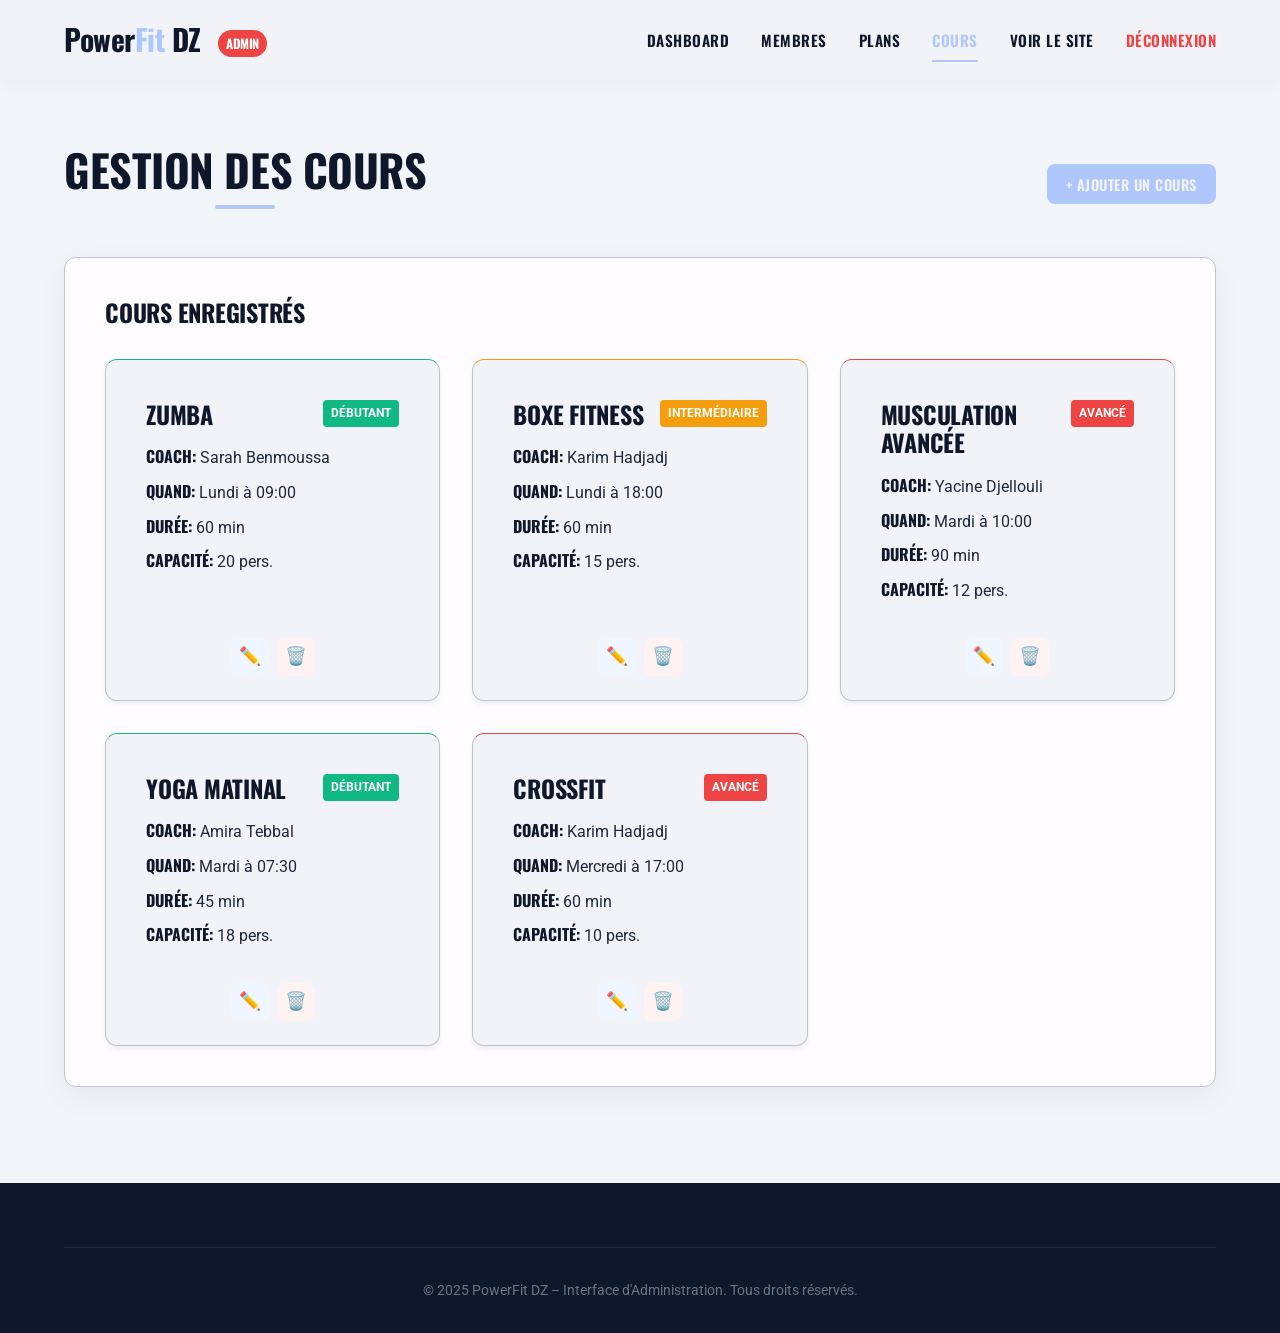
<file: gym_project (Copy)/pages/admin/admin-cours.html>
<!DOCTYPE html>
<html lang="fr">
<head>
    <meta charset="UTF-8">
    <meta name="viewport" content="width=device-width, initial-scale=1.0">
    <title>PowerFit DZ - Gestion des Cours</title>
    <link rel="stylesheet" href="../../css/style.css">
</head>
<body>

    <!-- ===== EN-TÊTE ET NAVIGATION ===== -->
    <header>
        <nav>
            <div class="logo">Power<span>Fit</span> DZ <span class="badge" style="background:var(--danger); color:white; font-size:0.8rem; margin-left:10px; padding: 4px 8px; vertical-align: middle;">ADMIN</span></div>
            <div class="nav-links">
                <a href="admin-dashboard.html">Dashboard</a>
                <a href="admin-membres.html">Membres</a>
                <a href="admin-plans.html">Plans</a>
                <a href="admin-cours.html" class="active">Cours</a>
                <a href="../guest/index.html">Voir le Site</a>
                <a href="admin-login.html" style="color: var(--danger);">Déconnexion</a>
            </div>
        </nav>
    </header>

    <main>
        <section class="bg-light">
            <div class="container">
                <div class="d-flex justify-between align-center mb-4">
                    <h1 class="section-title" style="text-align: left; margin: 0;">Gestion des Cours</h1>
                    <button class="btn" id="btn-ouvrir-ajout-cours" style="font-size: 0.9rem; padding: 0.6rem 1.2rem;">+ Ajouter un Cours</button>
                </div>

                <div class="card mb-4">
                    <h2 class="mb-4">Cours Enregistrés</h2>
                    <div id="grid-cours-admin" class="grid grid-3">
                        <!-- Rempli par admin-cours.js -->
                    </div>
                </div>

            </div>
        </section>
    </main>

    <!-- MODAL POUR AJOUTER UN COURS -->
    <div id="modal-ajouter-cours" class="modal-overlay">
        <div class="modal-content" style="max-width: 600px;">
            <button id="fermer-modal-ajout-cours" class="btn-close-modal" style="position:absolute; top:15px; right:20px; background:none; border:none; font-size:24px; cursor:pointer; color:var(--text-muted);">&times;</button>
            <h2 class="mb-4">Ajouter un Nouveau Cours</h2>
            <form id="form-ajouter-cours">
                <div class="grid grid-2">
                    <div class="form-group"><label for="cours-nom" class="form-label">Nom du Cours *</label><input type="text" id="cours-nom" class="form-control" placeholder="Ex: Pilates" required></div>
                    <div class="form-group"><label for="cours-coach" class="form-label">Coach *</label><select id="cours-coach" class="form-control" required><option value="">-- Choisir --</option><option value="Sarah Benmoussa">Sarah Benmoussa</option><option value="Karim Hadjadj">Karim Hadjadj</option><option value="Yacine Djellouli">Yacine Djellouli</option><option value="Amira Tebbal">Amira Tebbal</option><option value="Sofiane Bouzid">Sofiane Bouzid</option><option value="Lyna Mansouri">Lyna Mansouri</option></select></div>
                    <div class="form-group"><label for="cours-jour" class="form-label">Jour *</label><select id="cours-jour" class="form-control" required><option value="">-- Choisir --</option><option value="Lundi">Lundi</option><option value="Mardi">Mardi</option><option value="Mercredi">Mercredi</option><option value="Jeudi">Jeudi</option><option value="Vendredi">Vendredi</option><option value="Samedi">Samedi</option></select></div>
                    <div class="form-group"><label for="cours-heure" class="form-label">Heure *</label><input type="time" id="cours-heure" class="form-control" required></div>
                    <div class="form-group"><label for="cours-duree" class="form-label">Durée (min) *</label><input type="number" id="cours-duree" class="form-control" placeholder="Ex: 60" required></div>
                    <div class="form-group"><label for="cours-niveau" class="form-label">Niveau *</label><select id="cours-niveau" class="form-control" required><option value="">-- Choisir --</option><option value="Débutant">Débutant</option><option value="Intermédiaire">Intermédiaire</option><option value="Avancé">Avancé</option></select></div>
                    <div class="form-group"><label for="cours-capacite" class="form-label">Capacité *</label><input type="number" id="cours-capacite" class="form-control" placeholder="Ex: 20" required></div>
                </div>
                <div class="d-flex gap-4 mt-4">
                    <button type="submit" class="btn">Ajouter le Cours</button>
                    <button type="button" id="btn-annuler-ajout-cours" class="btn btn-outline" style="color:var(--text-muted); border-color:var(--border);">Annuler</button>
                </div>
            </form>
        </div>
    </div>

            </div>
        </section>
    </main>

    <!-- MODAL POUR MODIFIER UN COURS -->
    <div id="modal-modifier-cours" class="modal-overlay">
        <div class="modal-content" style="max-width: 600px;">
            <button id="fermer-modal-cours" class="btn-close-modal" style="position:absolute; top:15px; right:20px; background:none; border:none; font-size:24px; cursor:pointer; color:var(--text-muted);">&times;</button>
            <h2 class="mb-4">Modifier le Cours</h2>
            <form id="form-modifier-cours">
                <input type="hidden" id="edit-cours-id">
                <div class="grid grid-2">
                    <div class="form-group"><label for="edit-cours-nom" class="form-label">Nom du Cours *</label><input type="text" id="edit-cours-nom" class="form-control" required></div>
                    <div class="form-group"><label for="edit-cours-coach" class="form-label">Coach *</label><select id="edit-cours-coach" class="form-control" required><option value="Sarah Benmoussa">Sarah Benmoussa</option><option value="Karim Hadjadj">Karim Hadjadj</option><option value="Yacine Djellouli">Yacine Djellouli</option><option value="Amira Tebbal">Amira Tebbal</option><option value="Sofiane Bouzid">Sofiane Bouzid</option><option value="Lyna Mansouri">Lyna Mansouri</option></select></div>
                    <div class="form-group"><label for="edit-cours-jour" class="form-label">Jour *</label><select id="edit-cours-jour" class="form-control" required><option value="Lundi">Lundi</option><option value="Mardi">Mardi</option><option value="Mercredi">Mercredi</option><option value="Jeudi">Jeudi</option><option value="Vendredi">Vendredi</option><option value="Samedi">Samedi</option></select></div>
                    <div class="form-group"><label for="edit-cours-heure" class="form-label">Heure *</label><input type="time" id="edit-cours-heure" class="form-control" required></div>
                    <div class="form-group"><label for="edit-cours-duree" class="form-label">Durée (min) *</label><input type="number" id="edit-cours-duree" class="form-control" required></div>
                    <div class="form-group"><label for="edit-cours-niveau" class="form-label">Niveau *</label><select id="edit-cours-niveau" class="form-control" required><option value="Débutant">Débutant</option><option value="Intermédiaire">Intermédiaire</option><option value="Avancé">Avancé</option></select></div>
                    <div class="form-group"><label for="edit-cours-capacite" class="form-label">Capacité *</label><input type="number" id="edit-cours-capacite" class="form-control" required></div>
                </div>
                <div class="d-flex gap-4 mt-4">
                    <button type="submit" class="btn">Enregistrer</button>
                    <button type="button" id="btn-annuler-edit-cours" class="btn btn-outline" style="color:var(--text-muted); border-color:var(--border);">Annuler</button>
                </div>
            </form>
        </div>
    </div>

    <!-- ===== PIED DE PAGE ===== -->
    <footer>
        <div class="container">
            <div class="footer-bottom">
                <p>&copy; 2025 PowerFit DZ – Interface d'Administration. Tous droits réservés.</p>
            </div>
        </div>
    </footer>

    <script src="../../js/admin-cours.js"></script>

</body>
</html>
</file>
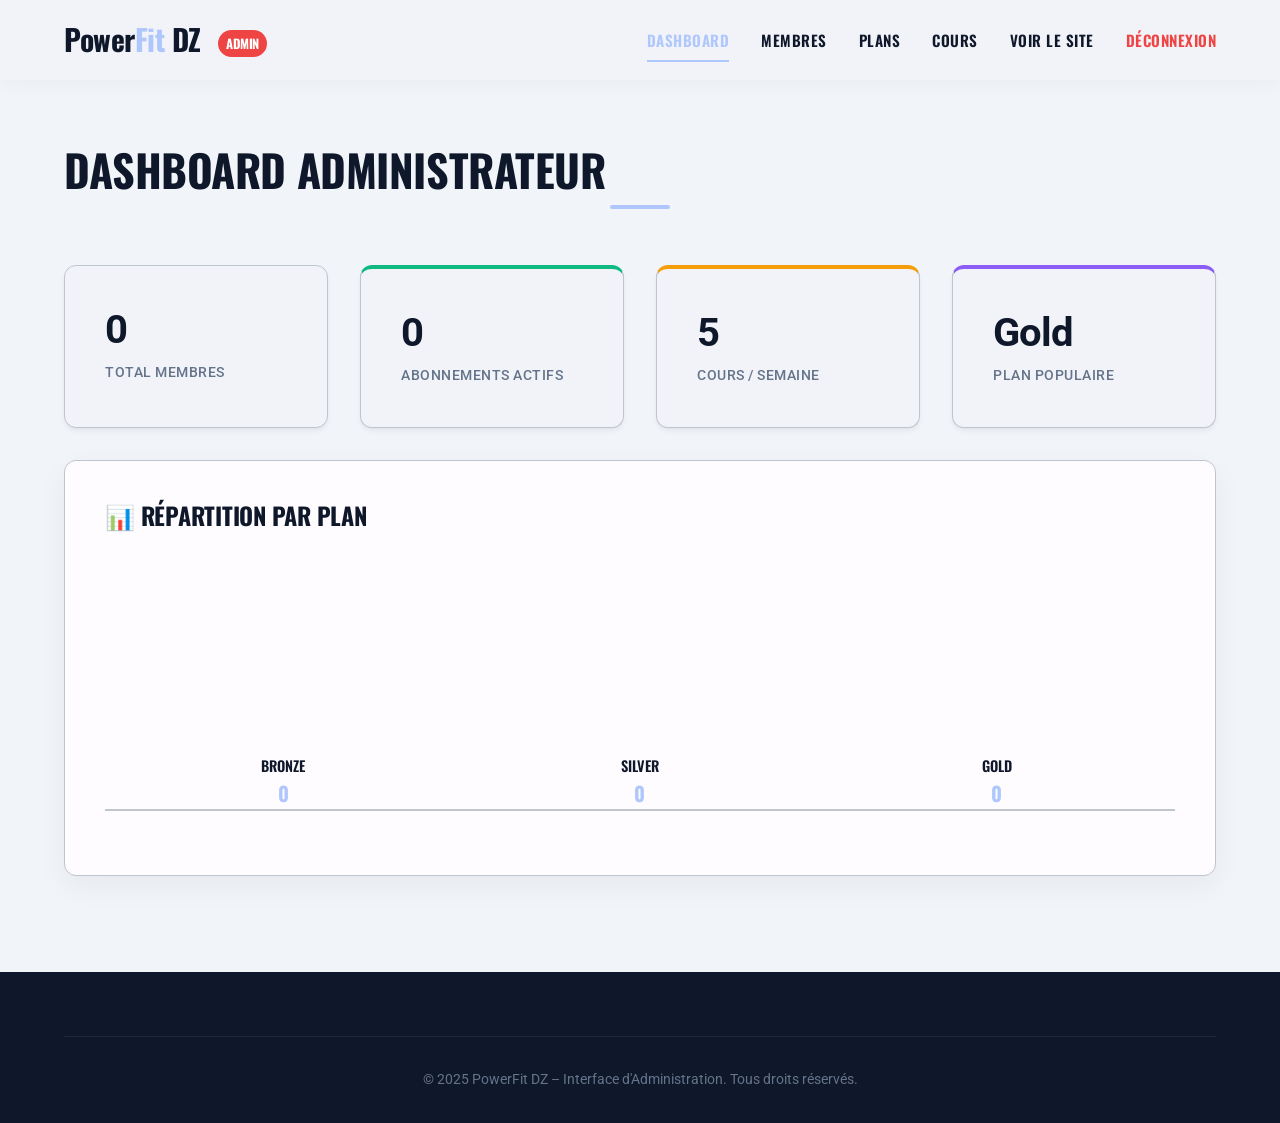
<file: gym_project (Copy)/pages/admin/admin-dashboard.html>
<!DOCTYPE html>
<html lang="fr">
<head>
    <meta charset="UTF-8">
    <meta name="viewport" content="width=device-width, initial-scale=1.0">
    <title>PowerFit DZ - Dashboard Admin</title>
    <link rel="stylesheet" href="../../css/style.css">
</head>
<body>

    <!-- ===== EN-TÊTE ET NAVIGATION ===== -->
    <header>
        <nav>
            <div class="logo">Power<span>Fit</span> DZ <span class="badge" style="background:var(--danger); color:white; font-size:0.8rem; margin-left:10px; padding: 4px 8px; vertical-align: middle;">ADMIN</span></div>
            <div class="nav-links">
                <a href="admin-dashboard.html" class="active">Dashboard</a>
                <a href="admin-membres.html">Membres</a>
                <a href="admin-plans.html">Plans</a>
                <a href="admin-cours.html">Cours</a>
                <a href="../guest/index.html">Voir le Site</a>
                <a href="admin-login.html" style="color: var(--danger);">Déconnexion</a>
            </div>
        </nav>
    </header>

    <main>
        <section class="bg-light">
            <div class="container">
                <h1 class="section-title" style="text-align: left; margin-bottom: var(--s-5);">Dashboard Administrateur</h1>
                
                <!-- STATS -->
                <div class="grid grid-4 mb-4">
                    <div class="stat-card card">
                        <span class="stat-number" id="stat-membres">...</span>
                        <span class="stat-label">Total Membres</span>
                    </div>
                    <div class="stat-card card" style="border-top: 4px solid var(--success);">
                        <span class="stat-number" id="stat-abonnements">...</span>
                        <span class="stat-label">Abonnements Actifs</span>
                    </div>
                    <div class="stat-card card" style="border-top: 4px solid var(--warning);">
                        <span class="stat-number" id="stat-cours">0</span>
                        <span class="stat-label">Cours / Semaine</span>
                    </div>
                    <div class="stat-card card" style="border-top: 4px solid #8b5cf6;">
                        <span class="stat-number" id="stat-plan-populaire">...</span>
                        <span class="stat-label">Plan Populaire</span>
                    </div>
                </div>

                <!-- GRAPHIQUE -->
                <div class="card mb-4">
                    <h2 class="mb-4">📊 Répartition par Plan</h2>
                    <div id="graphique-plans"></div>
                </div>

            </div>
        </section>
    </main>

    <!-- ===== PIED DE PAGE ===== -->
    <footer>
        <div class="container">
            <div class="footer-bottom">
                <p>&copy; 2025 PowerFit DZ – Interface d'Administration. Tous droits réservés.</p>
            </div>
        </div>
    </footer>

    <script src="../../js/admin-stats.js"></script>

</body>
</html>
</file>
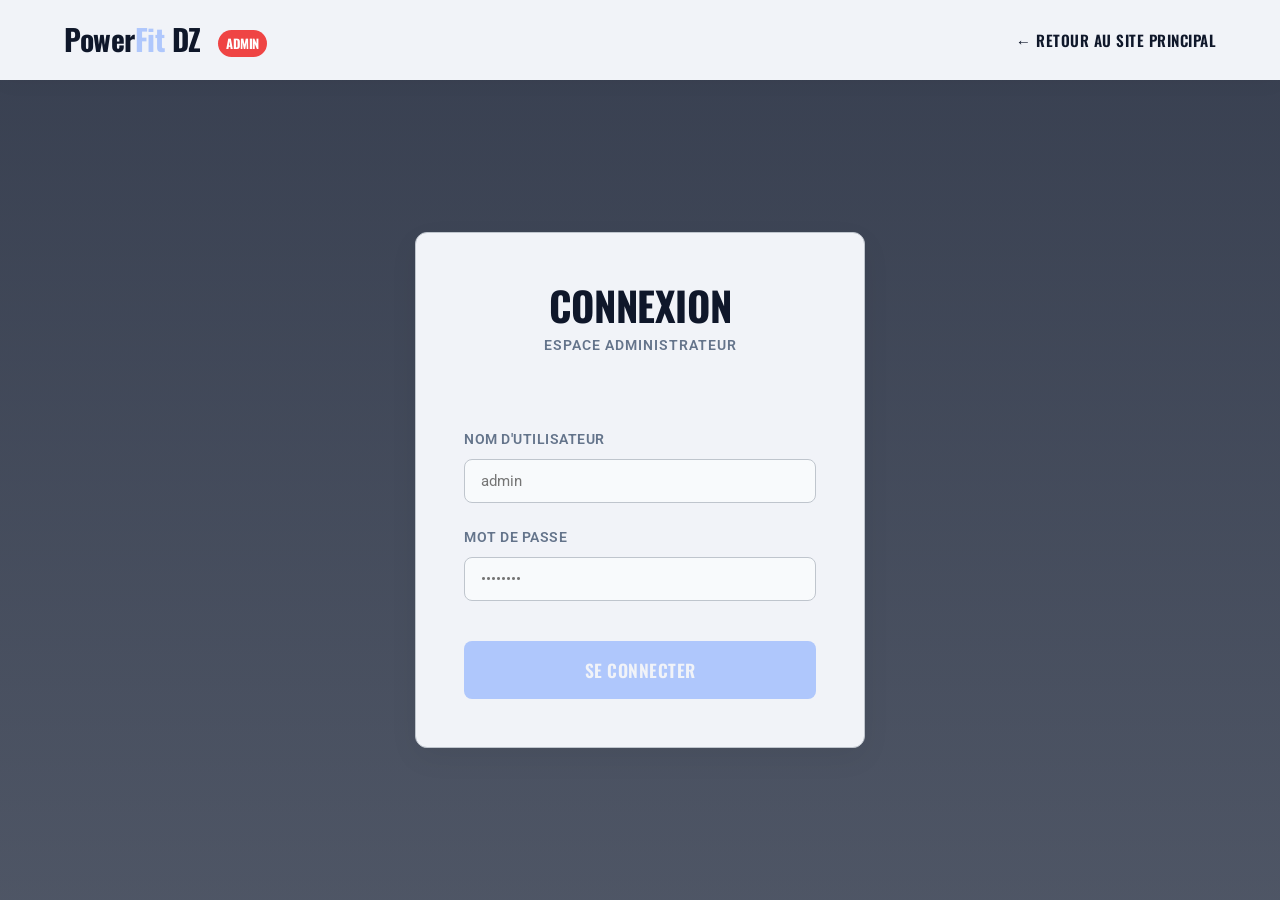
<file: gym_project (Copy)/pages/admin/admin-login.html>
<!DOCTYPE html>
<html lang="fr">
<head>
    <meta charset="UTF-8">
    <meta name="viewport" content="width=device-width, initial-scale=1.0">
    <title>PowerFit DZ - Admin Login</title>
    <link rel="stylesheet" href="../../css/style.css">
</head>
<body style="background-color: var(--bg);">

    <!-- ===== EN-TÊTE ET NAVIGATION ===== -->
    <header>
        <nav>
            <div class="logo">Power<span>Fit</span> DZ <span class="badge" style="background:var(--danger); color:white; font-size:0.8rem; margin-left:10px; padding: 4px 8px; vertical-align: middle;">ADMIN</span></div>
            <div class="nav-links">
                <a href="../guest/index.html">← Retour au site principal</a>
            </div>
        </nav>
    </header>

    <main>
        <section class="hero" style="min-height: calc(100vh - 80px); display: flex; align-items: center; justify-content: center;">
            <div class="login-box card" style="width: 100%; max-width: 450px; background: var(--white); padding: var(--s-6); border-radius: var(--radius-lg); box-shadow: var(--shadow-card); text-align: center;">
                <div class="login-logo mb-4">
                    <h1 style="margin-bottom: 0; color: var(--primary); font-size: 2.5rem;">Connexion</h1>
                    <p class="subtitle" style="margin-top: 5px; color: var(--text-muted); font-weight: 600; text-transform: uppercase; letter-spacing: 1px; font-size: 0.9rem;">Espace Administrateur</p>
                </div>
                <form action="admin-dashboard.html" method="GET">
                    <div class="form-group" style="text-align: left; margin-bottom: 1.5rem;">
                        <label for="username" class="form-label" style="display: block; font-family: 'Roboto', sans-serif; font-size: 0.85rem; color: var(--text-muted); text-transform: uppercase; letter-spacing: 0.5px; font-weight: 600; margin-bottom: 0.5rem;">Nom d'Utilisateur</label>
                        <input type="text" id="username" name="username" class="form-control" placeholder="admin" required style="border: 1px solid var(--border); background-color: #f8fafc; padding: 0.75rem 1rem; font-size: 0.95rem; border-radius: 8px; width: 100%; color: var(--primary); font-family: 'Roboto', sans-serif;">
                    </div>
                    <div class="form-group" style="text-align: left; margin-bottom: 1.5rem;">
                        <label for="password" class="form-label" style="display: block; font-family: 'Roboto', sans-serif; font-size: 0.85rem; color: var(--text-muted); text-transform: uppercase; letter-spacing: 0.5px; font-weight: 600; margin-bottom: 0.5rem;">Mot de Passe</label>
                        <input type="password" id="password" name="password" class="form-control" placeholder="••••••••" required style="border: 1px solid var(--border); background-color: #f8fafc; padding: 0.75rem 1rem; font-size: 0.95rem; border-radius: 8px; width: 100%; color: var(--primary); font-family: 'Roboto', sans-serif;">
                    </div>
                    <button type="submit" class="btn w-100" style="margin-top: 1rem; width: 100%; padding: 1rem; font-size: 1.1rem;">Se Connecter</button>
                </form>
            </div>
        </section>
    </main>

</body>
</html>
</file>
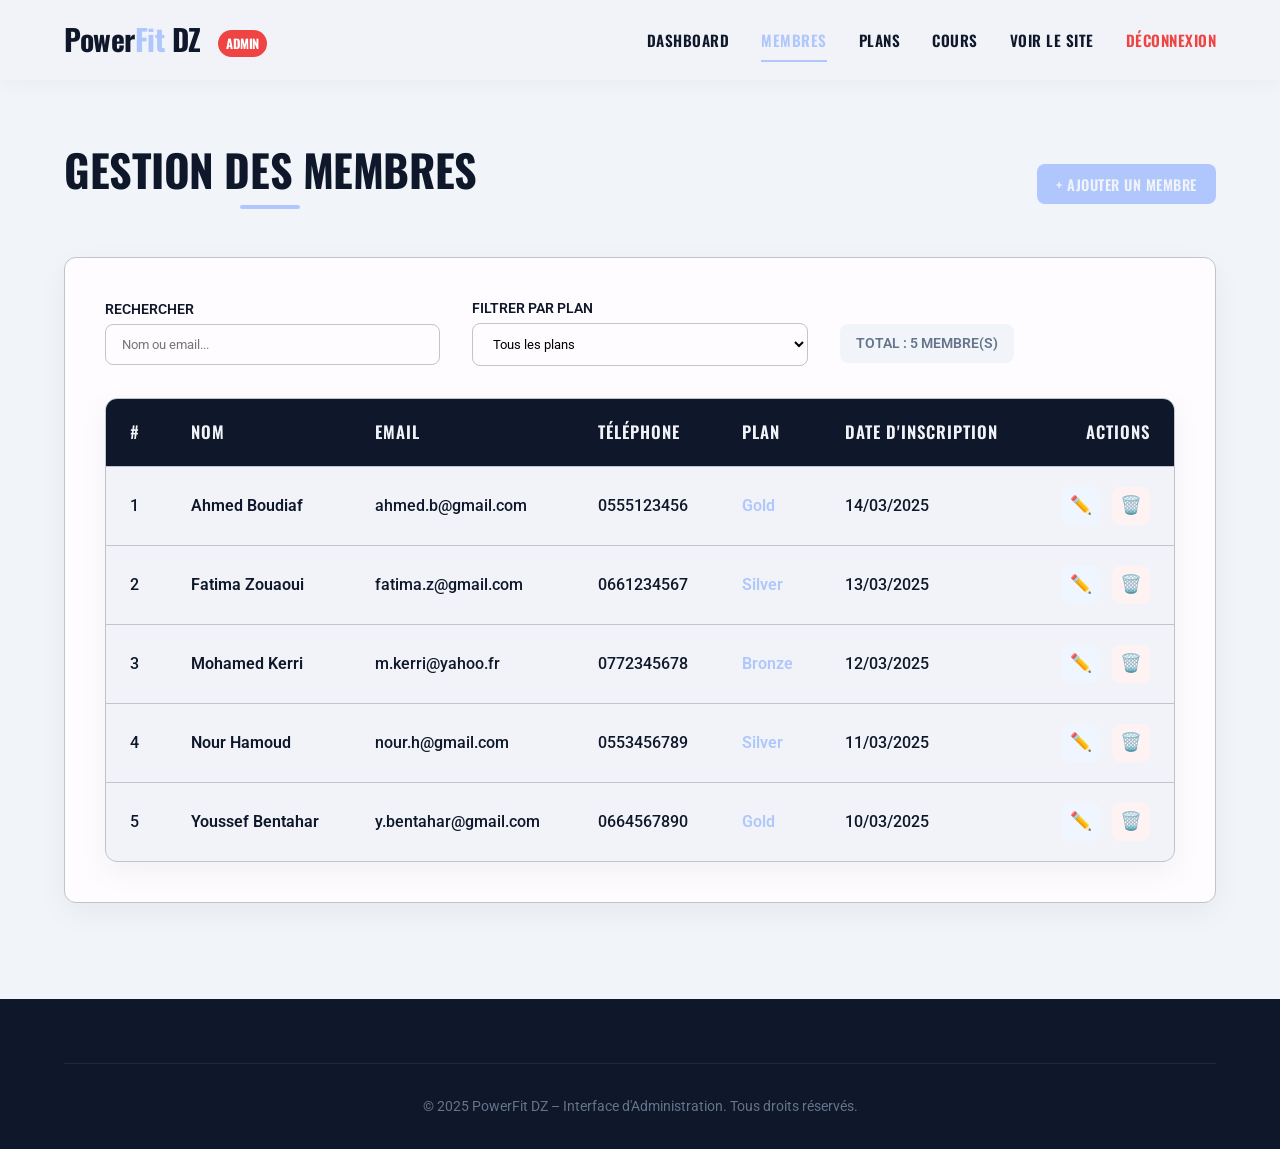
<file: gym_project (Copy)/pages/admin/admin-membres.html>
<!DOCTYPE html>
<html lang="fr">
<head>
    <meta charset="UTF-8">
    <meta name="viewport" content="width=device-width, initial-scale=1.0">
    <title>PowerFit DZ - Gestion des Membres</title>
    <link rel="stylesheet" href="../../css/style.css">
</head>
<body>

    <!-- ===== EN-TÊTE ET NAVIGATION ===== -->
    <header>
        <nav>
            <div class="logo">Power<span>Fit</span> DZ <span class="badge" style="background:var(--danger); color:white; font-size:0.8rem; margin-left:10px; padding: 4px 8px; vertical-align: middle;">ADMIN</span></div>
            <div class="nav-links">
                <a href="admin-dashboard.html">Dashboard</a>
                <a href="admin-membres.html" class="active">Membres</a>
                <a href="admin-plans.html">Plans</a>
                <a href="admin-cours.html">Cours</a>
                <a href="../guest/index.html">Voir le Site</a>
                <a href="admin-login.html" style="color: var(--danger);">Déconnexion</a>
            </div>
        </nav>
    </header>

    <main>
        <section class="bg-light">
            <div class="container">
                <div class="d-flex justify-between align-center mb-4">
                    <h1 class="section-title" style="text-align: left; margin: 0;">Gestion des Membres</h1>
                    <button class="btn" id="btn-ouvrir-ajout" style="font-size: 0.9rem; padding: 0.6rem 1.2rem;">+ Ajouter un Membre</button>
                </div>

                <!-- TABLEAU MEMBRES -->
                <div class="card mb-4" id="tableau-membres-section">
                    <div class="grid grid-3 mb-4 align-center">
                        <div class="form-group" style="margin-bottom: 0;">
                            <label for="recherche-membre" class="form-label" style="margin-bottom: 0.2rem;">Rechercher</label>
                            <input type="text" id="recherche-membre" placeholder="Nom ou email..." class="form-control">
                        </div>
                        <div class="form-group" style="margin-bottom: 0;">
                            <label for="filtre-plan-membre" class="form-label" style="margin-bottom: 0.2rem;">Filtrer par plan</label>
                            <select id="filtre-plan-membre" class="form-control">
                                <option value="">Tous les plans</option>
                                <option value="Bronze">Bronze</option>
                                <option value="Silver">Silver</option>
                                <option value="Gold">Gold</option>
                            </select>
                        </div>
                        <div class="d-flex align-center justify-end" style="height: 100%; margin-top: 1.5rem;">
                            <span id="compteur-membres" style="color: var(--text-muted); font-weight: 600; text-transform: uppercase; font-size: 0.9rem; background: #f1f5f9; padding: 0.5rem 1rem; border-radius: 8px;">Total : 0 membre(s)</span>
                        </div>
                    </div>
                    <div class="table-responsive">
                        <table class="table-lg">
                            <thead>
                                <tr><th>#</th><th>Nom</th><th>Email</th><th>Téléphone</th><th>Plan</th><th>Date d'inscription</th><th style="text-align: right;">Actions</th></tr>
                            </thead>
                            <tbody id="tableau-membres">
                                <!-- Rempli par admin-membres.js -->
                            </tbody>
                        </table>
                    </div>
                </div>

            </div>
        </section>
    </main>

    <!-- MODAL POUR AJOUTER UN MEMBRE -->
    <div id="modal-ajouter-membre" class="modal-overlay">
        <div class="modal-content" style="max-width: 600px;">
            <button id="fermer-modal-ajout" class="btn-close-modal" style="position:absolute; top:15px; right:20px; background:none; border:none; font-size:24px; cursor:pointer; color:var(--text-muted);">&times;</button>
            <h2 class="mb-4">Ajouter un Nouveau Membre</h2>
            <form id="form-ajouter-membre">
                <div class="grid grid-2">
                    <div class="form-group">
                        <label for="new-nom" class="form-label">Nom complet *</label>
                        <input type="text" id="new-nom" class="form-control" placeholder="Ex: Mehdi Saïdi" required>
                    </div>
                    <div class="form-group">
                        <label for="new-email" class="form-label">Email *</label>
                        <input type="email" id="new-email" class="form-control" placeholder="m.saidi@gmail.com" required>
                    </div>
                    <div class="form-group">
                        <label for="new-telephone" class="form-label">Téléphone *</label>
                        <input type="tel" id="new-telephone" class="form-control" placeholder="0555123456" required>
                    </div>
                    <div class="form-group">
                        <label for="new-plan" class="form-label">Plan *</label>
                        <select id="new-plan" class="form-control" required>
                            <option value="">-- Choisir --</option>
                            <option value="Bronze">Bronze</option>
                            <option value="Silver">Silver</option>
                            <option value="Gold">Gold</option>
                        </select>
                    </div>
                </div>
                <div class="d-flex gap-4 mt-4">
                    <button type="submit" class="btn">Ajouter le Membre</button>
                    <button type="button" id="btn-annuler-ajout" class="btn btn-outline" style="color:var(--text-muted); border-color:var(--border);">Annuler</button>
                </div>
            </form>
        </div>
    </div>

    <!-- MODAL POUR MODIFIER UN MEMBRE -->
    <div id="modal-modifier-membre" class="modal-overlay">
        <div class="modal-content" style="max-width: 600px;">
            <button id="fermer-modal-membre" class="btn-close-modal" style="position:absolute; top:15px; right:20px; background:none; border:none; font-size:24px; cursor:pointer; color:var(--text-muted);">&times;</button>
            <h2 class="mb-4">Modifier le Membre</h2>
            <form id="form-modifier-membre">
                <input type="hidden" id="edit-id">
                <div class="grid grid-2">
                    <div class="form-group">
                        <label for="edit-nom" class="form-label">Nom complet *</label>
                        <input type="text" id="edit-nom" class="form-control" required>
                    </div>
                    <div class="form-group">
                        <label for="edit-email" class="form-label">Email *</label>
                        <input type="email" id="edit-email" class="form-control" required>
                    </div>
                    <div class="form-group">
                        <label for="edit-telephone" class="form-label">Téléphone *</label>
                        <input type="tel" id="edit-telephone" class="form-control" required>
                    </div>
                    <div class="form-group">
                        <label for="edit-plan" class="form-label">Plan *</label>
                        <select id="edit-plan" class="form-control" required>
                            <option value="Bronze">Bronze</option>
                            <option value="Silver">Silver</option>
                            <option value="Gold">Gold</option>
                        </select>
                    </div>
                </div>
                <div class="d-flex gap-4 mt-4">
                    <button type="submit" class="btn">Enregistrer</button>
                    <button type="button" id="btn-annuler-edit" class="btn btn-outline" style="color:var(--text-muted); border-color:var(--border);">Annuler</button>
                </div>
            </form>
        </div>
    </div>

    <!-- ===== PIED DE PAGE ===== -->
    <footer>
        <div class="container">
            <div class="footer-bottom">
                <p>&copy; 2025 PowerFit DZ – Interface d'Administration. Tous droits réservés.</p>
            </div>
        </div>
    </footer>

    <script src="../../js/admin-membres.js"></script>

</body>
</html>
</file>
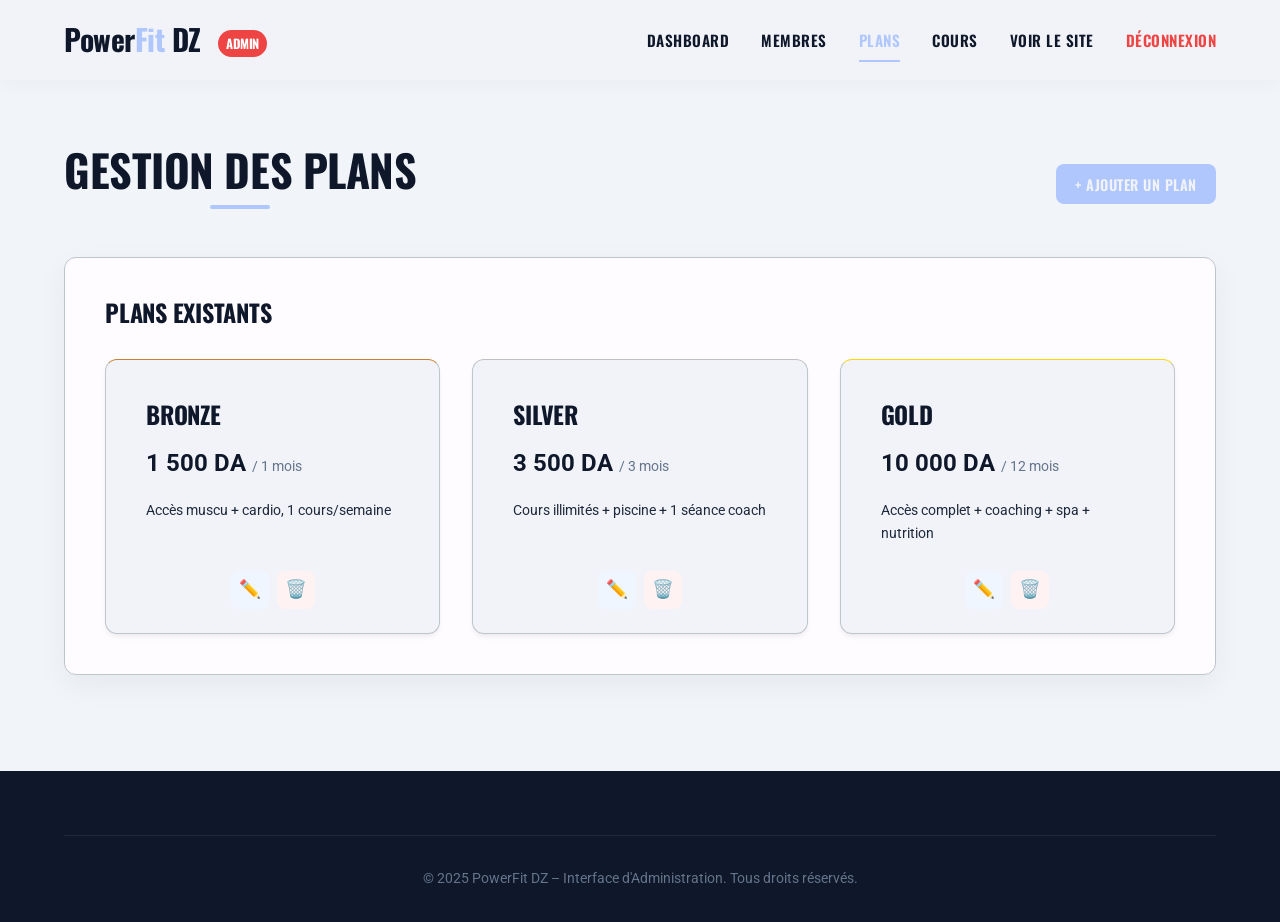
<file: gym_project (Copy)/pages/admin/admin-plans.html>
<!DOCTYPE html>
<html lang="fr">
<head>
    <meta charset="UTF-8">
    <meta name="viewport" content="width=device-width, initial-scale=1.0">
    <title>PowerFit DZ - Gestion des Plans</title>
    <link rel="stylesheet" href="../../css/style.css">
</head>
<body>

    <!-- ===== EN-TÊTE ET NAVIGATION ===== -->
    <header>
        <nav>
            <div class="logo">Power<span>Fit</span> DZ <span class="badge" style="background:var(--danger); color:white; font-size:0.8rem; margin-left:10px; padding: 4px 8px; vertical-align: middle;">ADMIN</span></div>
            <div class="nav-links">
                <a href="admin-dashboard.html">Dashboard</a>
                <a href="admin-membres.html">Membres</a>
                <a href="admin-plans.html" class="active">Plans</a>
                <a href="admin-cours.html">Cours</a>
                <a href="../guest/index.html">Voir le Site</a>
                <a href="admin-login.html" style="color: var(--danger);">Déconnexion</a>
            </div>
        </nav>
    </header>

    <main>
        <section class="bg-light">
            <div class="container">
                <div class="d-flex justify-between align-center mb-4">
                    <h1 class="section-title" style="text-align: left; margin: 0;">Gestion des Plans</h1>
                    <button class="btn" id="btn-ouvrir-ajout-plan" style="font-size: 0.9rem; padding: 0.6rem 1.2rem;">+ Ajouter un Plan</button>
                </div>

                <div class="card mb-4">
                    <h2 class="mb-4">Plans Existants</h2>
                    <div class="grid grid-3">
                        
                        <!-- Plan Bronze -->
                        <div class="card stat-card" style="border-top-color: #cd7f32; padding-bottom: 4rem;">
                            <div style="display:flex; justify-content:space-between; align-items:flex-start; margin-bottom: 1rem;">
                                <h3 style="font-size: 1.5rem; margin:0;">Bronze</h3>
                            </div>
                            <p style="font-size: 1.5rem; color: var(--primary); font-weight: bold; margin-bottom: 1rem;">1 500 DA <span style="font-size: 0.9rem; color: var(--text-muted); font-weight: normal;">/ 1 mois</span></p>
                            <p style="color: var(--text); margin-bottom: 1.5rem; font-size: 0.9rem;">Accès muscu + cardio, 1 cours/semaine</p>
                            <div style="position: absolute; bottom: 1.5rem; left: 1.5rem; right: 1.5rem; display: flex; gap: 0.5rem; justify-content: center;">
                                <button class="btn-edit" title="Modifier">✏️</button>
                                <button class="btn-delete" style="margin: 0;" title="Supprimer">🗑️</button>
                            </div>
                        </div>

                        <!-- Plan Silver -->
                        <div class="card stat-card" style="border-top-color: #c0c0c0; padding-bottom: 4rem;">
                            <div style="display:flex; justify-content:space-between; align-items:flex-start; margin-bottom: 1rem;">
                                <h3 style="font-size: 1.5rem; margin:0;">Silver</h3>
                            </div>
                            <p style="font-size: 1.5rem; color: var(--primary); font-weight: bold; margin-bottom: 1rem;">3 500 DA <span style="font-size: 0.9rem; color: var(--text-muted); font-weight: normal;">/ 3 mois</span></p>
                            <p style="color: var(--text); margin-bottom: 1.5rem; font-size: 0.9rem;">Cours illimités + piscine + 1 séance coach</p>
                            <div style="position: absolute; bottom: 1.5rem; left: 1.5rem; right: 1.5rem; display: flex; gap: 0.5rem; justify-content: center;">
                                <button class="btn-edit" title="Modifier">✏️</button>
                                <button class="btn-delete" style="margin: 0;" title="Supprimer">🗑️</button>
                            </div>
                        </div>

                        <!-- Plan Gold -->
                        <div class="card stat-card" style="border-top-color: #ffd700; padding-bottom: 4rem;">
                            <div style="display:flex; justify-content:space-between; align-items:flex-start; margin-bottom: 1rem;">
                                <h3 style="font-size: 1.5rem; margin:0;">Gold</h3>
                            </div>
                            <p style="font-size: 1.5rem; color: var(--primary); font-weight: bold; margin-bottom: 1rem;">10 000 DA <span style="font-size: 0.9rem; color: var(--text-muted); font-weight: normal;">/ 12 mois</span></p>
                            <p style="color: var(--text); margin-bottom: 1.5rem; font-size: 0.9rem;">Accès complet + coaching + spa + nutrition</p>
                            <div style="position: absolute; bottom: 1.5rem; left: 1.5rem; right: 1.5rem; display: flex; gap: 0.5rem; justify-content: center;">
                                <button class="btn-edit" title="Modifier">✏️</button>
                                <button class="btn-delete" style="margin: 0;" title="Supprimer">🗑️</button>
                            </div>
                        </div>

                    </div>
                </div>

            </div>
        </section>
    </main>

    <!-- MODAL POUR AJOUTER UN PLAN -->
    <div id="modal-ajouter-plan" class="modal-overlay">
        <div class="modal-content" style="max-width: 600px;">
            <button id="fermer-modal-ajout-plan" class="btn-close-modal" style="position:absolute; top:15px; right:20px; background:none; border:none; font-size:24px; cursor:pointer; color:var(--text-muted);">&times;</button>
            <h2 class="mb-4">Ajouter un Nouveau Plan</h2>
            <form action="#" method="POST">
                <div class="grid grid-2">
                    <div class="form-group"><label class="form-label">Nom du Plan *</label><input type="text" class="form-control" placeholder="Ex: Platinum" required></div>
                    <div class="form-group"><label class="form-label">Prix (DA) *</label><input type="number" class="form-control" placeholder="Ex: 5000" required></div>
                    <div class="form-group"><label class="form-label">Durée *</label>
                        <select class="form-control" required><option value="">-- Sélectionner --</option><option value="1 mois">1 mois</option><option value="3 mois">3 mois</option><option value="6 mois">6 mois</option><option value="12 mois">12 mois</option></select>
                    </div>
                    <div class="form-group"><label class="form-label">Description *</label><input type="text" class="form-control" placeholder="Description des avantages" required></div>
                </div>
                <div class="d-flex gap-4 mt-4">
                    <button type="submit" class="btn">Ajouter le Plan</button>
                    <button type="button" id="btn-annuler-ajout-plan" class="btn btn-outline" style="color:var(--text-muted); border-color:var(--border);">Annuler</button>
                </div>
            </form>
        </div>
    </div>

    <!-- JS simple pour ouvrir/fermer le modal plan (en attendant un fichier JS dédié si besoin) -->
    <script>
        const btnOuvrir = document.getElementById('btn-ouvrir-ajout-plan');
        const modal = document.getElementById('modal-ajouter-plan');
        const btnFermer = document.getElementById('fermer-modal-ajout-plan');
        const btnAnnuler = document.getElementById('btn-annuler-ajout-plan');

        if(btnOuvrir) btnOuvrir.onclick = () => modal.classList.add('active');
        if(btnFermer) btnFermer.onclick = () => modal.classList.remove('active');
        if(btnAnnuler) btnAnnuler.onclick = () => modal.classList.remove('active');
    </script>

            </div>
        </section>
    </main>

    <!-- ===== PIED DE PAGE ===== -->
    <footer>
        <div class="container">
            <div class="footer-bottom">
                <p>&copy; 2025 PowerFit DZ – Interface d'Administration. Tous droits réservés.</p>
            </div>
        </div>
    </footer>

</body>
</html>
</file>
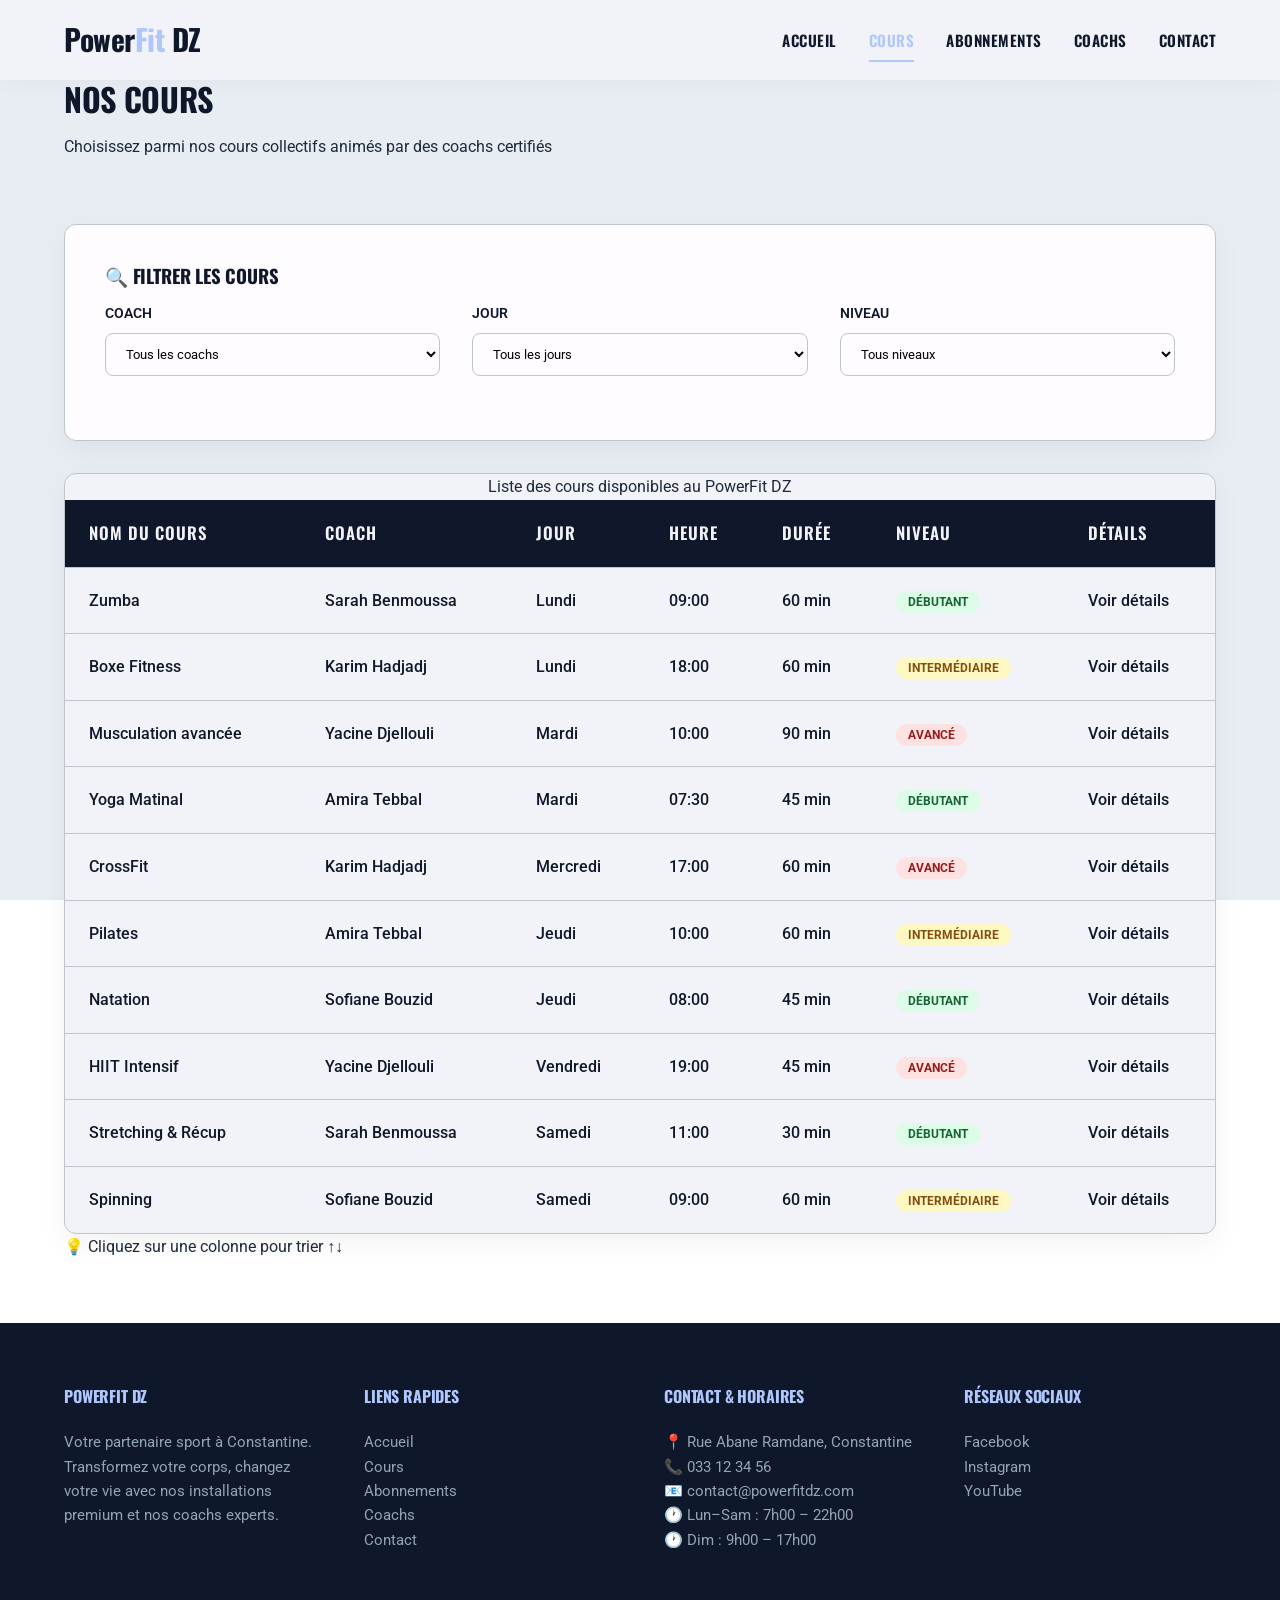
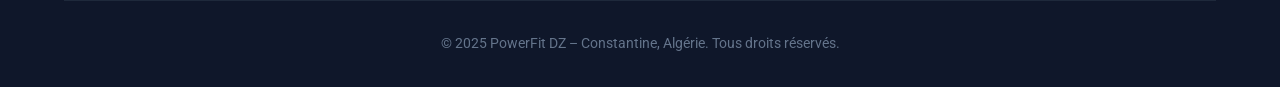
<file: gym_project (Copy)/pages/guest/classes.html>
<!DOCTYPE html>
<html lang="fr">
<head>
    <meta charset="UTF-8">
    <meta name="viewport" content="width=device-width, initial-scale=1.0">
    <title>PowerFit DZ - Cours</title>
    <link rel="stylesheet" href="../../css/style.css">
</head>
<body>

    <header>
        <nav>
            <div class="logo">Power<span>Fit</span> DZ</div>
            <div class="nav-links">
                <a href="index.html">Accueil</a>
                <a href="classes.html" class="active">Cours</a>
                <a href="membership.html">Abonnements</a>
                <a href="trainers.html">Coachs</a>
                <a href="contact.html">Contact</a>
            </div>
        </nav>
    </header>

    <main>

        <div class="page-header">
            <div class="container">
                <h1>Nos Cours</h1>
                <p>Choisissez parmi nos cours collectifs animés par des coachs certifiés</p>
            </div>
        </div>

        <section>
            <div class="container">
                
                <!-- ===== ZONE FILTRES ===== -->
                <div class="card mb-4">
                    <h3 class="mb-3">🔍 Filtrer les cours</h3>
                    <div class="grid grid-3">

                        <!-- Filtre Coach -->
                        <div class="form-group">
                            <label for="filtre-coach" class="form-label">Coach</label>
                            <select id="filtre-coach" class="form-control">
                                <option value="">Tous les coachs</option>
                                <option value="Sarah Benmoussa">Sarah Benmoussa</option>
                                <option value="Karim Hadjadj">Karim Hadjadj</option>
                                <option value="Yacine Djellouli">Yacine Djellouli</option>
                                <option value="Amira Tebbal">Amira Tebbal</option>
                                <option value="Sofiane Bouzid">Sofiane Bouzid</option>
                            </select>
                        </div>

                        <!-- Filtre Jour -->
                        <div class="form-group">
                            <label for="filtre-jour" class="form-label">Jour</label>
                            <select id="filtre-jour" class="form-control">
                                <option value="">Tous les jours</option>
                                <option value="Lundi">Lundi</option>
                                <option value="Mardi">Mardi</option>
                                <option value="Mercredi">Mercredi</option>
                                <option value="Jeudi">Jeudi</option>
                                <option value="Vendredi">Vendredi</option>
                                <option value="Samedi">Samedi</option>
                            </select>
                        </div>

                        <!-- Filtre Niveau -->
                        <div class="form-group">
                            <label for="filtre-niveau" class="form-label">Niveau</label>
                            <select id="filtre-niveau" class="form-control">
                                <option value="">Tous niveaux</option>
                                <option value="Débutant">Débutant</option>
                                <option value="Intermédiaire">Intermédiaire</option>
                                <option value="Avancé">Avancé</option>
                            </select>
                        </div>

                    </div>
                </div>

                <!-- ===== TABLEAU DES COURS ===== -->
                <div class="table-responsive">
                    <table class="table-lg">
                        <caption>Liste des cours disponibles au PowerFit DZ</caption>
                        <thead>
                            <tr>
                                <th data-colonne="nom">Nom du Cours</th>
                                <th data-colonne="coach">Coach</th>
                                <th data-colonne="jour">Jour</th>
                                <th data-colonne="heure">Heure</th>
                                <th data-colonne="duree">Durée</th>
                                <th data-colonne="niveau">Niveau</th>
                                <th>Détails</th>
                            </tr>
                        </thead>
                        <tbody id="corps-tableau">
                            <!-- Rempli dynamiquement par classes.js -->
                            <tr>
                                <td colspan="7" class="text-center color-light-gray p-20">
                                    Chargement des cours...
                                </td>
                            </tr>
                        </tbody>
                    </table>
                </div>
                <p class="mt-2 text-muted font-small">💡 Cliquez sur une colonne pour trier ↑↓</p>

            </div>
        </section>

    </main>

    <footer>
        <div class="container">
            <div class="footer-grid">

                <div class="footer-col">
                    <h4>PowerFit DZ</h4>
                    <p>Votre partenaire sport à Constantine. Transformez votre corps, changez votre vie avec nos installations premium et nos coachs experts.</p>
                </div>

                <div class="footer-col">
                    <h4>Liens Rapides</h4>
                    <ul>
                        <li><a href="index.html">Accueil</a></li>
                        <li><a href="classes.html">Cours</a></li>
                        <li><a href="membership.html">Abonnements</a></li>
                        <li><a href="trainers.html">Coachs</a></li>
                        <li><a href="contact.html">Contact</a></li>
                    </ul>
                </div>

                <div class="footer-col">
                    <h4>Contact & Horaires</h4>
                    <ul>
                        <li>📍 Rue Abane Ramdane, Constantine</li>
                        <li>📞 033 12 34 56</li>
                        <li>📧 contact@powerfitdz.com</li>
                        <li>🕐 Lun–Sam : 7h00 – 22h00</li>
                        <li>🕐 Dim : 9h00 – 17h00</li>
                    </ul>
                </div>

                <div class="footer-col">
                    <h4>Réseaux Sociaux</h4>
                    <ul>
                        <li><a href="#">Facebook</a></li>
                        <li><a href="#">Instagram</a></li>
                        <li><a href="#">YouTube</a></li>
                    </ul>
                </div>

            </div>
            <div class="footer-bottom">
                <p>&copy; 2025 PowerFit DZ – Constantine, Algérie. Tous droits réservés.</p>
            </div>
        </div>
    </footer>

    <script src="../../js/classes.js"></script>

</body>
</html>
</file>
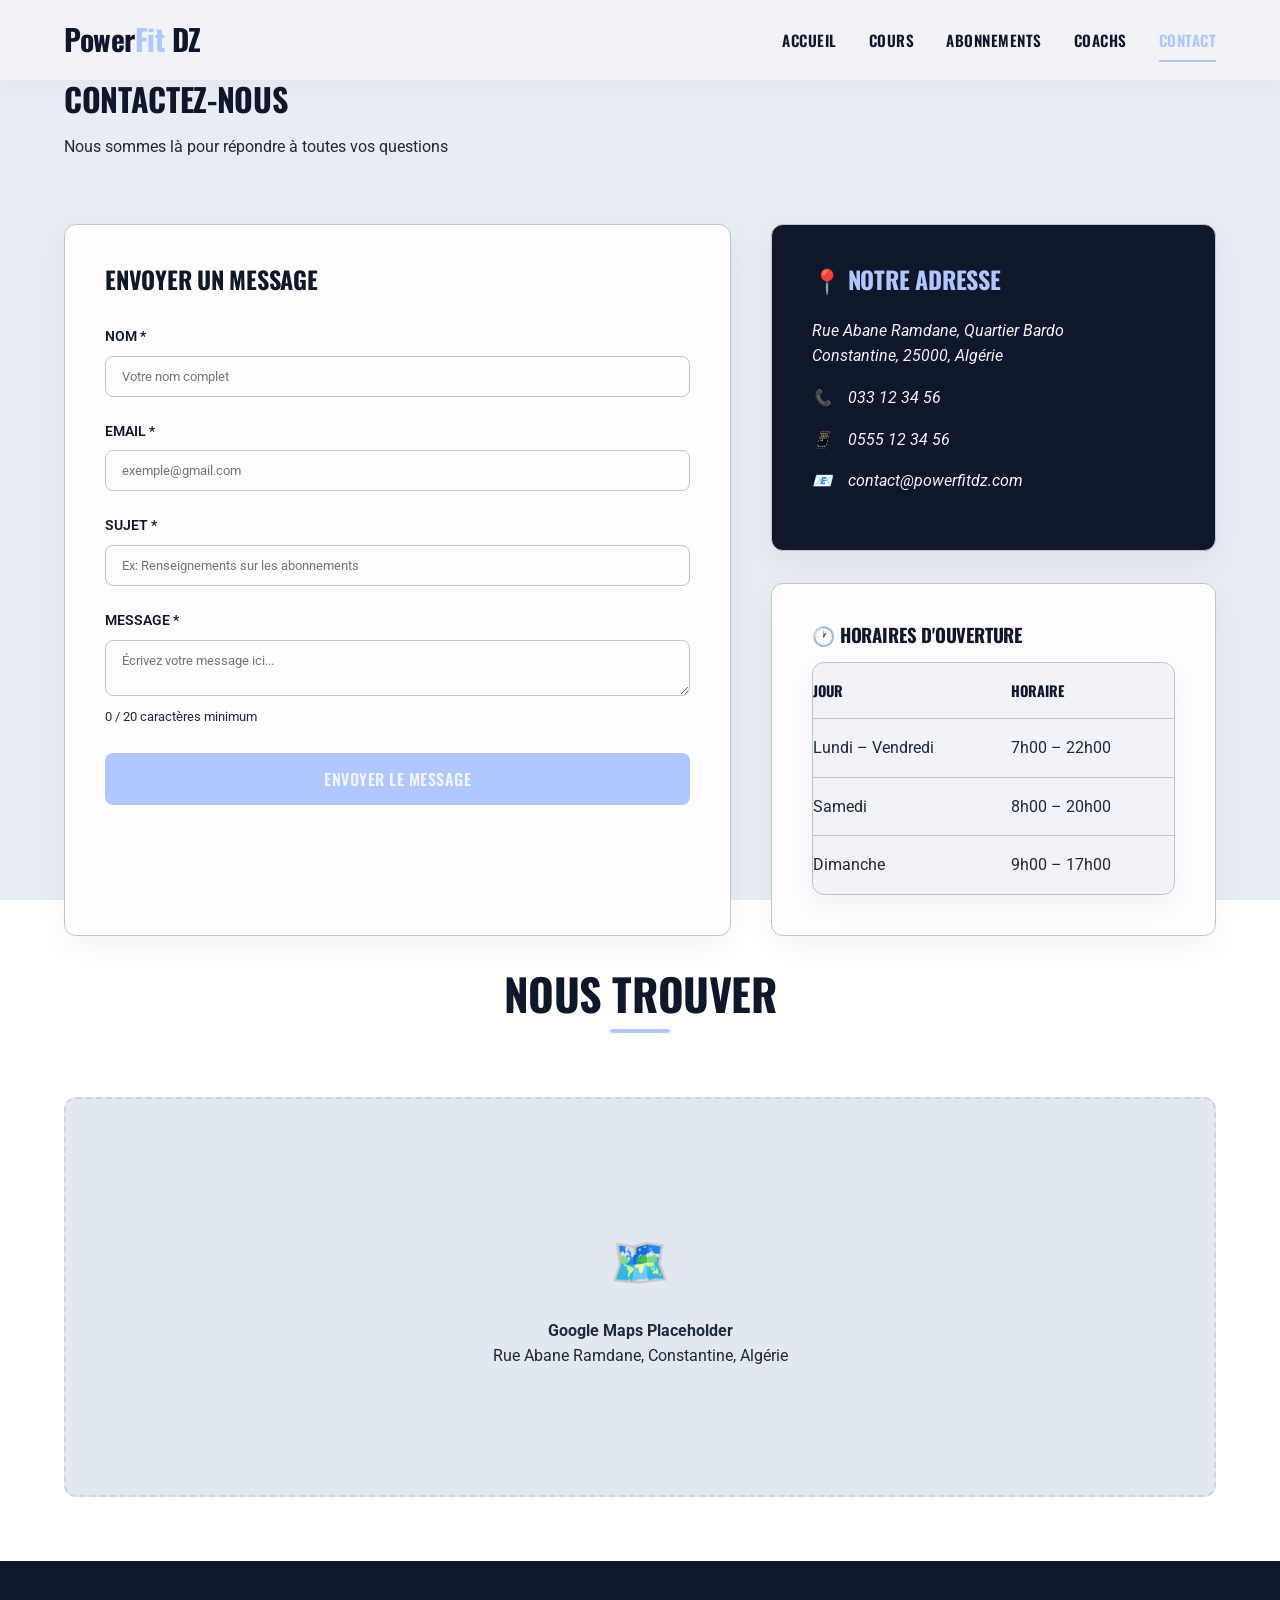
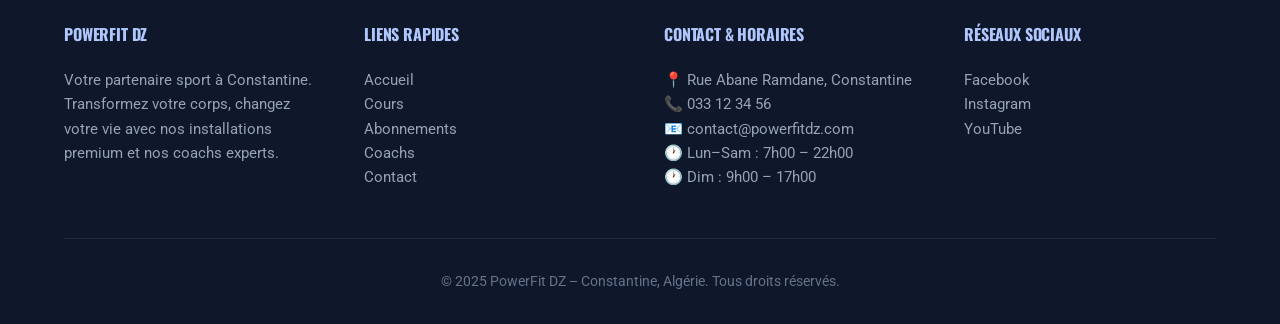
<file: gym_project (Copy)/pages/guest/contact.html>
<!DOCTYPE html>
<html lang="fr">
<head>
    <meta charset="UTF-8">
    <meta name="viewport" content="width=device-width, initial-scale=1.0">
    <title>PowerFit DZ - Contact</title>
    <link rel="stylesheet" href="../../css/style.css">
</head>
<body>

    <header>
        <nav>
            <div class="logo">Power<span>Fit</span> DZ</div>
            <div class="nav-links">
                <a href="index.html">Accueil</a>
                <a href="classes.html">Cours</a>
                <a href="membership.html">Abonnements</a>
                <a href="trainers.html">Coachs</a>
                <a href="contact.html" class="active">Contact</a>
            </div>
        </nav>
    </header>

    <main>

        <div class="page-header">
            <div class="container">
                <h1>Contactez-Nous</h1>
                <p>Nous sommes là pour répondre à toutes vos questions</p>
            </div>
        </div>

        <section>
            <div class="container">
                <div class="grid contact-grid">

                    <!-- Formulaire -->
                    <div class="card">
                        <h2 class="mb-4">Envoyer un Message</h2>

                        <form id="form-contact" novalidate>

                            <div class="form-group">
                                <label for="nom" class="form-label">Nom *</label>
                                <input type="text" id="nom" name="nom" class="form-control" placeholder="Votre nom complet">
                            </div>

                            <div class="form-group">
                                <label for="email" class="form-label">Email *</label>
                                <input type="email" id="email" name="email" class="form-control" placeholder="exemple@gmail.com">
                            </div>

                            <div class="form-group">
                                <label for="sujet" class="form-label">Sujet *</label>
                                <input type="text" id="sujet" name="sujet" class="form-control" placeholder="Ex: Renseignements sur les abonnements">
                            </div>

                            <div class="form-group">
                                <label for="message" class="form-label">Message *</label>
                                <textarea id="message" name="message" class="form-control" placeholder="Écrivez votre message ici..."></textarea>
                                <!-- Compteur de caractères mis à jour par contact.js -->
                                <div class="mt-1 text-right">
                                    <small id="compteur-message" class="text-muted">0 / 20 caractères minimum</small>
                                </div>
                            </div>

                            <button type="submit" class="btn w-100">
                                Envoyer le Message
                            </button>

                        </form>
                    </div>

                    <!-- Infos contact -->
                    <div class="d-flex flex-column gap-4">
                        <div class="info-box">
                            <h3 class="mb-3">📍 Notre Adresse</h3>
                            <address>
                                <p>Rue Abane Ramdane, Quartier Bardo<br>Constantine, 25000, Algérie</p>
                                <p>📞 <a href="tel:+213331234567">033 12 34 56</a></p>
                                <p>📱 <a href="tel:+213555123456">0555 12 34 56</a></p>
                                <p>📧 <a href="mailto:contact@powerfitdz.com">contact@powerfitdz.com</a></p>
                            </address>
                        </div>

                        <div class="card">
                            <h3 class="mb-3">🕐 Horaires d'Ouverture</h3>
                            <div class="table-responsive">
                                <table>
                                    <thead>
                                        <tr>
                                            <th>Jour</th>
                                            <th>Horaire</th>
                                        </tr>
                                    </thead>
                                    <tbody>
                                        <tr>
                                            <td>Lundi – Vendredi</td>
                                            <td>7h00 – 22h00</td>
                                        </tr>
                                        <tr>
                                            <td>Samedi</td>
                                            <td>8h00 – 20h00</td>
                                        </tr>
                                        <tr>
                                            <td>Dimanche</td>
                                            <td>9h00 – 17h00</td>
                                        </tr>
                                    </tbody>
                                </table>
                            </div>
                        </div>
                    </div>

                </div>

                <!-- Carte placeholder -->
                <div class="mt-4">
                    <h2 class="section-title">Nous Trouver</h2>
                    <div style="background-color: #e2e8f0; height: 400px; border-radius: var(--radius-lg); display: flex; align-items: center; justify-content: center; border: 2px dashed #cbd5e1;">
                        <div class="text-center">
                            <p style="font-size: 3rem; margin-bottom: 1rem;">🗺️</p>
                            <p class="text-muted">
                                <strong>Google Maps Placeholder</strong><br>
                                Rue Abane Ramdane, Constantine, Algérie
                            </p>
                        </div>
                    </div>
                </div>
            </div>
        </section>

    </main>

    <!-- Modal de Succès (Géré par contact.js) -->
    <div id="success-modal" class="success-modal">
        <div class="success-modal-content">
            <span class="success-icon">✅</span>
            <h2>Message Envoyé !</h2>
            <p>Merci de nous avoir contactés. Notre équipe vous répondra dans les plus brefs délais.</p>
            <button id="btn-close-modal" class="btn">Fermer</button>
        </div>
    </div>

    <footer>
        <div class="container">
            <div class="footer-grid">

                <div class="footer-col">
                    <h4>PowerFit DZ</h4>
                    <p>Votre partenaire sport à Constantine. Transformez votre corps, changez votre vie avec nos installations premium et nos coachs experts.</p>
                </div>

                <div class="footer-col">
                    <h4>Liens Rapides</h4>
                    <ul>
                        <li><a href="index.html">Accueil</a></li>
                        <li><a href="classes.html">Cours</a></li>
                        <li><a href="membership.html">Abonnements</a></li>
                        <li><a href="trainers.html">Coachs</a></li>
                        <li><a href="contact.html">Contact</a></li>
                    </ul>
                </div>

                <div class="footer-col">
                    <h4>Contact & Horaires</h4>
                    <ul>
                        <li>📍 Rue Abane Ramdane, Constantine</li>
                        <li>📞 033 12 34 56</li>
                        <li>📧 contact@powerfitdz.com</li>
                        <li>🕐 Lun–Sam : 7h00 – 22h00</li>
                        <li>🕐 Dim : 9h00 – 17h00</li>
                    </ul>
                </div>

                <div class="footer-col">
                    <h4>Réseaux Sociaux</h4>
                    <ul>
                        <li><a href="#">Facebook</a></li>
                        <li><a href="#">Instagram</a></li>
                        <li><a href="#">YouTube</a></li>
                    </ul>
                </div>

            </div>
            <div class="footer-bottom">
                <p>&copy; 2025 PowerFit DZ – Constantine, Algérie. Tous droits réservés.</p>
            </div>
        </div>
    </footer>

    <script src="../../js/contact.js"></script>

</body>
</html>
</file>
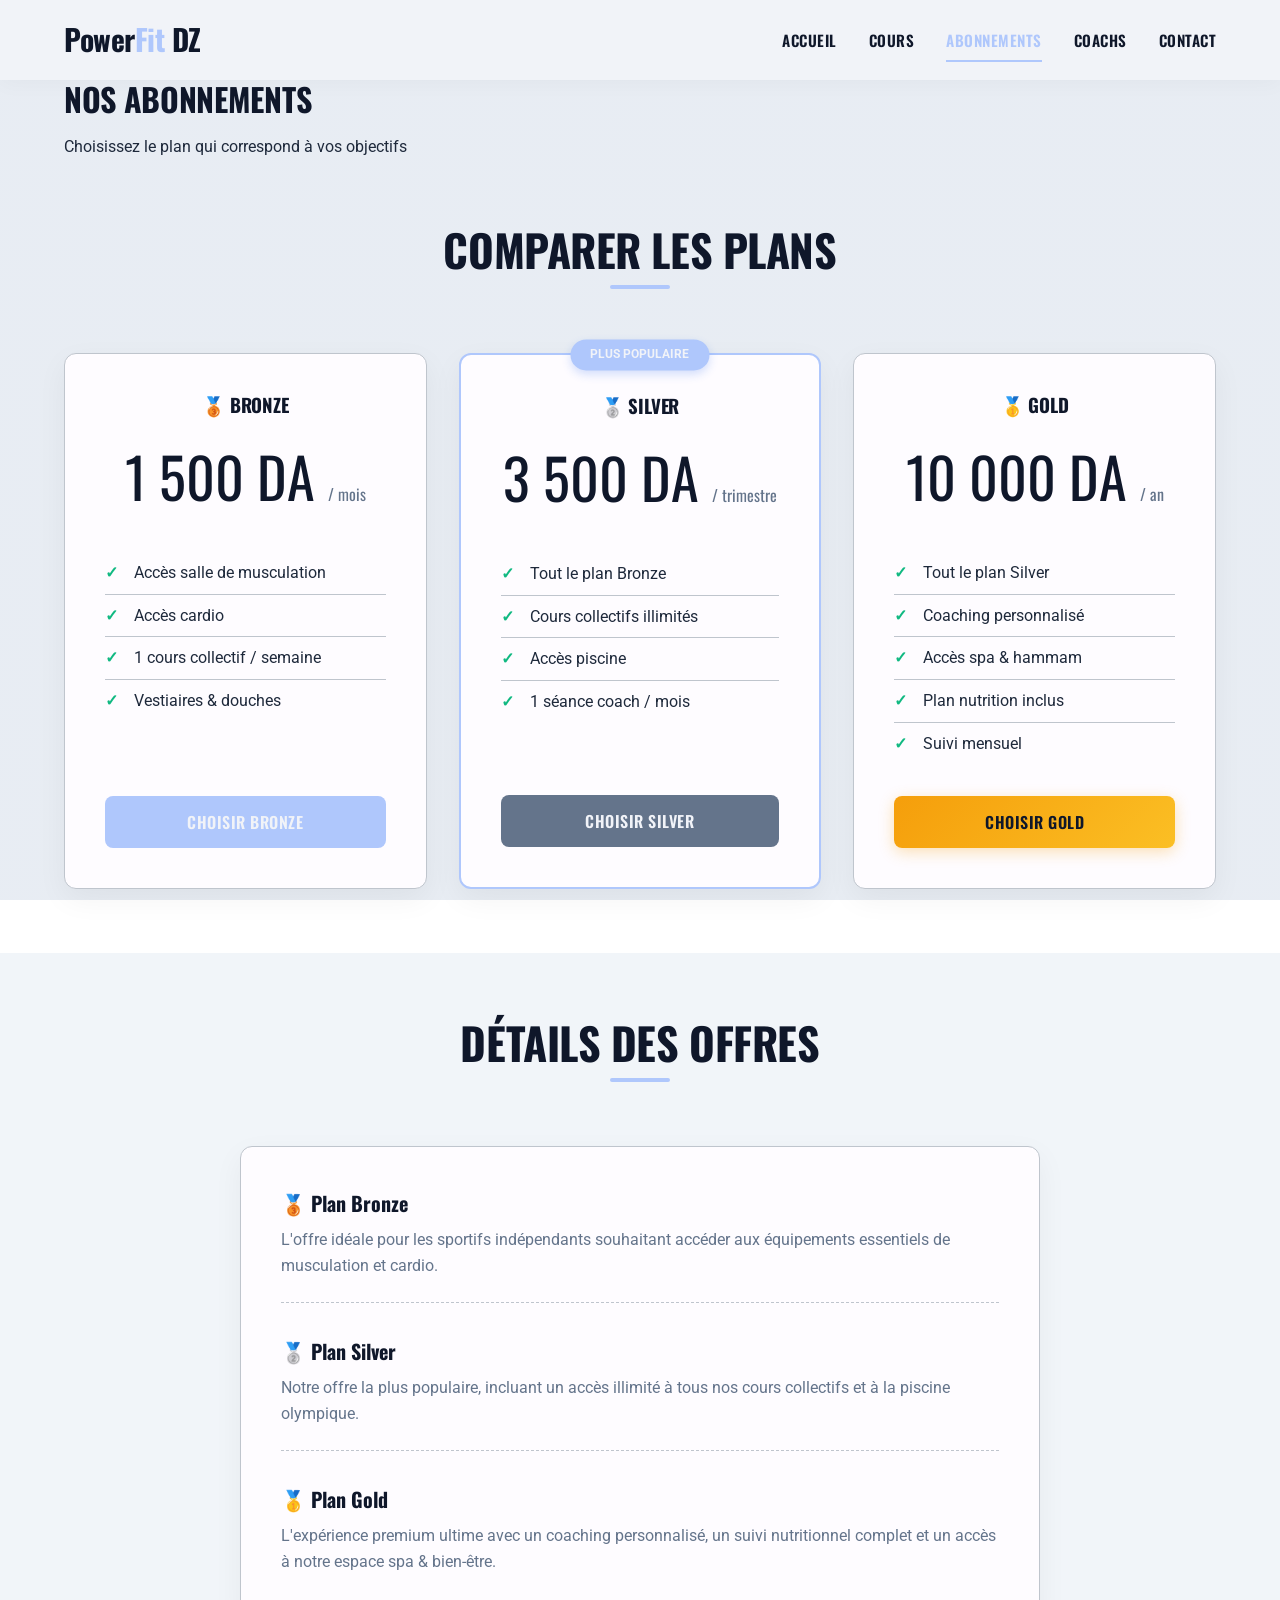
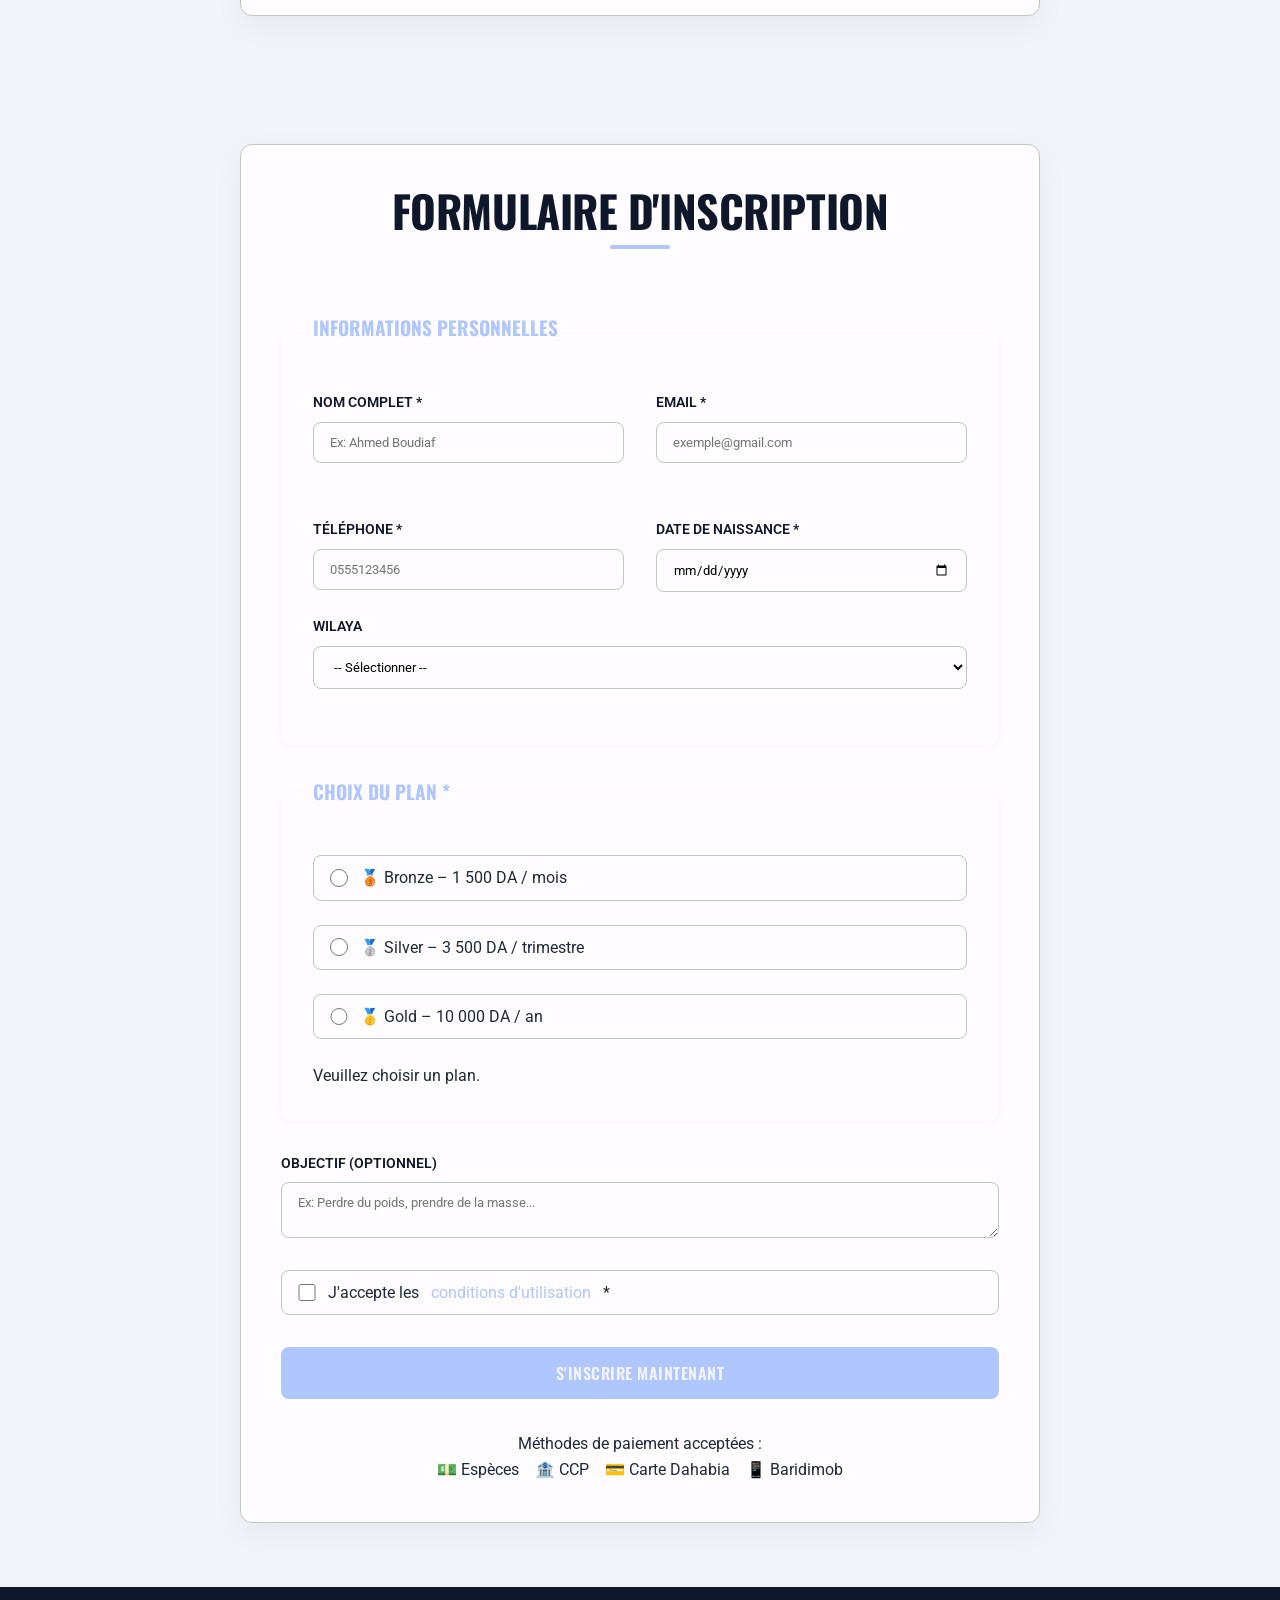
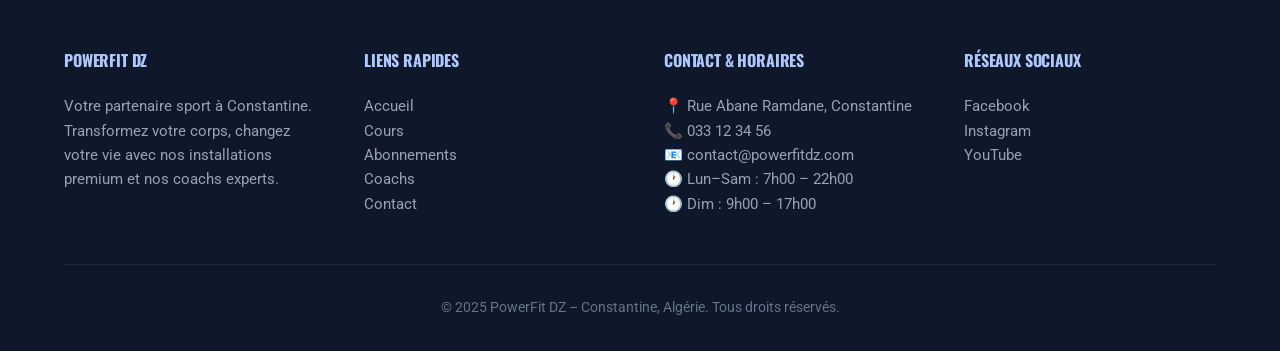
<file: gym_project (Copy)/pages/guest/membership.html>
<!DOCTYPE html>
<html lang="fr">
<head>
    <meta charset="UTF-8">
    <meta name="viewport" content="width=device-width, initial-scale=1.0">
    <title>PowerFit DZ - Abonnements</title>
    <link rel="stylesheet" href="../../css/style.css">
</head>
<body>

    <header>
        <nav>
            <div class="logo">Power<span>Fit</span> DZ</div>
            <div class="nav-links">
                <a href="index.html">Accueil</a>
                <a href="classes.html">Cours</a>
                <a href="membership.html" class="active">Abonnements</a>
                <a href="trainers.html">Coachs</a>
                <a href="contact.html">Contact</a>
            </div>
        </nav>
    </header>

    <main>

        <div class="page-header">
            <div class="container">
                <h1>Nos Abonnements</h1>
                <p>Choisissez le plan qui correspond à vos objectifs</p>
            </div>
        </div>

        <section>
            <div class="container">
                <h2 class="section-title">Comparer les Plans</h2>
                <div class="grid grid-3">

                    <div class="plan-card">
                        <h3>🥉 Bronze</h3>
                        <div class="plan-price">1 500 DA <span>/ mois</span></div>
                        <ul class="plan-features">
                            <li>Accès salle de musculation</li>
                            <li>Accès cardio</li>
                            <li>1 cours collectif / semaine</li>
                            <li>Vestiaires & douches</li>
                        </ul>
                        <button class="btn btn-choisir-plan"
                                data-nom="🥉 Bronze" data-prix="1 500 DA / mois">
                            Choisir Bronze
                        </button>
                    </div>

                    <div class="plan-card recommended">
                        <h3>🥈 Silver</h3>
                        <div class="plan-price">3 500 DA <span>/ trimestre</span></div>
                        <ul class="plan-features">
                            <li>Tout le plan Bronze</li>
                            <li>Cours collectifs illimités</li>
                            <li>Accès piscine</li>
                            <li>1 séance coach / mois</li>
                        </ul>
                        <button class="btn btn-choisir-plan btn-secondary"
                                data-nom="🥈 Silver" data-prix="3 500 DA / trimestre">
                            Choisir Silver
                        </button>
                    </div>

                    <div class="plan-card">
                        <h3>🥇 Gold</h3>
                        <div class="plan-price">10 000 DA <span>/ an</span></div>
                        <ul class="plan-features">
                            <li>Tout le plan Silver</li>
                            <li>Coaching personnalisé</li>
                            <li>Accès spa & hammam</li>
                            <li>Plan nutrition inclus</li>
                            <li>Suivi mensuel</li>
                        </ul>
                        <button class="btn btn-choisir-plan btn-premium"
                                data-nom="🥇 Gold" data-prix="10 000 DA / an">
                            Choisir Gold
                        </button>
                    </div>

                </div>
            </div>
        </section>

        <section class="bg-light">
            <div class="container">
                <h2 class="section-title">Détails des Offres</h2>
                <div class="card" style="max-width: 800px; margin: 0 auto;">
                    <dl class="plan-details">
                        <dt>🥉 Plan Bronze</dt>
                        <dd>L'offre idéale pour les sportifs indépendants souhaitant accéder aux équipements essentiels de musculation et cardio.</dd>
                        
                        <dt>🥈 Plan Silver</dt>
                        <dd>Notre offre la plus populaire, incluant un accès illimité à tous nos cours collectifs et à la piscine olympique.</dd>
                        
                        <dt>🥇 Plan Gold</dt>
                        <dd>L'expérience premium ultime avec un coaching personnalisé, un suivi nutritionnel complet et un accès à notre espace spa & bien-être.</dd>
                    </dl>
                </div>
            </div>
        </section>

        <section id="inscription" class="bg-light">
            <div class="container">
                <div class="card" style="max-width: 800px; margin: 0 auto;">
                    <h2 class="section-title">Formulaire d'Inscription</h2>

                    <form id="form-inscription" novalidate>

                        <fieldset class="mb-4">
                            <legend>Informations Personnelles</legend>

                            <div class="grid grid-2">
                                <div class="form-group">
                                    <label for="nom" class="form-label">Nom Complet *</label>
                                    <input type="text" id="nom" name="nom" class="form-control" placeholder="Ex: Ahmed Boudiaf">
                                </div>

                                <div class="form-group">
                                    <label for="email" class="form-label">Email *</label>
                                    <input type="email" id="email" name="email" class="form-control" placeholder="exemple@gmail.com">
                                </div>

                                <div class="form-group">
                                    <label for="telephone" class="form-label">Téléphone *</label>
                                    <input type="tel" id="telephone" name="telephone" class="form-control" placeholder="0555123456">
                                </div>

                                <div class="form-group">
                                    <label for="dob" class="form-label">Date de Naissance *</label>
                                    <input type="date" id="dob" name="dob" class="form-control">
                                </div>
                            </div>

                            <div class="form-group">
                                <label for="wilaya" class="form-label">Wilaya</label>
                                <select id="wilaya" name="wilaya" class="form-control">
                                    <option value="">-- Sélectionner --</option>
                                    <option value="01">01 - Adrar</option>
                                    <option value="02">02 - Chlef</option>
                                    <option value="03">03 - Laghouat</option>
                                    <option value="04">04 - Oum El Bouaghi</option>
                                    <option value="05">05 - Batna</option>
                                    <option value="06">06 - Béjaïa</option>
                                    <option value="07">07 - Biskra</option>
                                    <option value="08">08 - Béchar</option>
                                    <option value="09">09 - Blida</option>
                                    <option value="10">10 - Bouira</option>
                                    <option value="11">11 - Tamanrasset</option>
                                    <option value="12">12 - Tébessa</option>
                                    <option value="13">13 - Tlemcen</option>
                                    <option value="14">14 - Tiaret</option>
                                    <option value="15">15 - Tizi Ouzou</option>
                                    <option value="16">16 - Alger</option>
                                    <option value="17">17 - Djelfa</option>
                                    <option value="18">18 - Jijel</option>
                                    <option value="19">19 - Sétif</option>
                                    <option value="20">20 - Saïda</option>
                                    <option value="21">21 - Skikda</option>
                                    <option value="22">22 - Sidi Bel Abbès</option>
                                    <option value="23">23 - Annaba</option>
                                    <option value="24">24 - Guelma</option>
                                    <option value="25">25 - Constantine</option>
                                    <option value="26">26 - Médéa</option>
                                    <option value="27">27 - Mostaganem</option>
                                    <option value="28">28 - M'Sila</option>
                                    <option value="29">29 - Mascara</option>
                                    <option value="30">30 - Ouargla</option>
                                    <option value="31">31 - Oran</option>
                                    <option value="32">32 - El Bayadh</option>
                                    <option value="33">33 - Illizi</option>
                                    <option value="34">34 - Bordj Bou Arréridj</option>
                                    <option value="35">35 - Boumerdès</option>
                                    <option value="36">36 - El Tarf</option>
                                    <option value="37">37 - Tindouf</option>
                                    <option value="38">38 - Tissemsilt</option>
                                    <option value="39">39 - El Oued</option>
                                    <option value="40">40 - Khenchela</option>
                                    <option value="41">41 - Souk Ahras</option>
                                    <option value="42">42 - Tipaza</option>
                                    <option value="43">43 - Mila</option>
                                    <option value="44">44 - Aïn Defla</option>
                                    <option value="45">45 - Naâma</option>
                                    <option value="46">46 - Aïn Témouchent</option>
                                    <option value="47">47 - Ghardaïa</option>
                                    <option value="48">48 - Relizane</option>
                                    <option value="49">49 - El M'Ghair</option>
                                    <option value="50">50 - El Meniaa</option>
                                    <option value="51">51 - Ouled Djellal</option>
                                    <option value="52">52 - Bordj Badji Mokhtar</option>
                                    <option value="53">53 - Béni Abbès</option>
                                    <option value="54">54 - Timimoun</option>
                                    <option value="55">55 - Touggourt</option>
                                    <option value="56">56 - Djanet</option>
                                    <option value="57">57 - In Salah</option>
                                    <option value="58">58 - In Guezzam</option>
                                </select>

                            </div>
                        </fieldset>

                        <fieldset class="mb-4">
                            <legend>Choix du Plan *</legend>
                            <div class="form-group">
                                <label for="plan-bronze" class="d-flex align-center gap-2 cursor-pointer">
                                    <input type="radio" id="plan-bronze" name="plan" value="bronze"> 🥉 Bronze – 1 500 DA / mois
                                </label>
                            </div>
                            <div class="form-group">
                                <label for="plan-silver" class="d-flex align-center gap-2 cursor-pointer">
                                    <input type="radio" id="plan-silver" name="plan" value="silver"> 🥈 Silver – 3 500 DA / trimestre
                                </label>
                            </div>
                            <div class="form-group">
                                <label for="plan-gold" class="d-flex align-center gap-2 cursor-pointer">
                                    <input type="radio" id="plan-gold" name="plan" value="gold"> 🥇 Gold – 10 000 DA / an
                                </label>
                            </div>
                            <p id="erreur-plan" class="d-none error-msg">
                                Veuillez choisir un plan.
                            </p>
                        </fieldset>

                        <div class="form-group">
                            <label for="objectif" class="form-label">Objectif (optionnel)</label>
                            <textarea id="objectif" name="objectif" class="form-control" placeholder="Ex: Perdre du poids, prendre de la masse..."></textarea>
                        </div>

                        <div class="form-group mb-4">
                            <label for="conditions" class="d-flex align-center gap-2 cursor-pointer">
                                <input type="checkbox" id="conditions" name="conditions">
                                J'accepte les <a href="#" class="color-accent">conditions d'utilisation</a> *
                            </label>
                        </div>

                        <button type="submit" class="btn w-100">
                            S'inscrire Maintenant
                        </button>

                    </form>

                    <div class="mt-4 pt-4 border-top text-center">
                        <p class="text-muted mb-2">Méthodes de paiement acceptées :</p>
                        <p class="font-weight-600">💵 Espèces &nbsp;&nbsp; 🏦 CCP &nbsp;&nbsp; 💳 Carte Dahabia &nbsp;&nbsp; 📱 Baridimob</p>
                    </div>
                </div>
            </div>
        </section>

    </main>

    <!-- Modal de Succès (Géré par inscription.js) -->
    <div id="success-modal" class="success-modal">
        <div class="success-modal-content">
            <span class="success-icon">✅</span>
            <h2>Inscription Réussie !</h2>
            <p>Bienvenue chez PowerFit DZ ! Nous vous contacterons très bientôt pour finaliser votre adhésion.</p>
            <button id="btn-close-modal" class="btn">Fermer</button>
        </div>
    </div>

    <!-- Mini panier sticky -->
    <div id="barre-panier">
        <span>🛒 Plan sélectionné : <strong id="panier-nom-plan"></strong> — <span id="panier-prix"></span></span>
        <div class="panier-actions">
            <button id="btn-proceder" class="btn">S'inscrire ↓</button>
            <button id="btn-vider-panier" class="btn btn-outline-white">✕ Vider</button>
        </div>
    </div>

    <footer>
        <div class="container">
            <div class="footer-grid">

                <div class="footer-col">
                    <h4>PowerFit DZ</h4>
                    <p>Votre partenaire sport à Constantine. Transformez votre corps, changez votre vie avec nos installations premium et nos coachs experts.</p>
                </div>

                <div class="footer-col">
                    <h4>Liens Rapides</h4>
                    <ul>
                        <li><a href="index.html">Accueil</a></li>
                        <li><a href="classes.html">Cours</a></li>
                        <li><a href="membership.html">Abonnements</a></li>
                        <li><a href="trainers.html">Coachs</a></li>
                        <li><a href="contact.html">Contact</a></li>
                    </ul>
                </div>

                <div class="footer-col">
                    <h4>Contact & Horaires</h4>
                    <ul>
                        <li>📍 Rue Abane Ramdane, Constantine</li>
                        <li>📞 033 12 34 56</li>
                        <li>📧 contact@powerfitdz.com</li>
                        <li>🕐 Lun–Sam : 7h00 – 22h00</li>
                        <li>🕐 Dim : 9h00 – 17h00</li>
                    </ul>
                </div>

                <div class="footer-col">
                    <h4>Réseaux Sociaux</h4>
                    <ul>
                        <li><a href="#">Facebook</a></li>
                        <li><a href="#">Instagram</a></li>
                        <li><a href="#">YouTube</a></li>
                    </ul>
                </div>

            </div>
            <div class="footer-bottom">
                <p>&copy; 2025 PowerFit DZ – Constantine, Algérie. Tous droits réservés.</p>
            </div>
        </div>
    </footer>

    <!-- JS : panier d'abord, puis validation -->
    <script src="../../js/panier.js"></script>
    <script src="../../js/inscription.js"></script>

</body>
</html>
</file>
<file: gym_project (Copy)/css/style.css>
/* Main CSS Entry Point */

/* Variables and Design Tokens */
@import "variables.css";

/* Base Styles and Resets */
@import "base.css";

/* Layout Components */
@import "layout.css";

/* Reusable UI Components */
@import "components.css";

/* Page-Specific Styles */
@import "pages.css";

/* Global Utilities */
@import "utilities.css";
</file>
